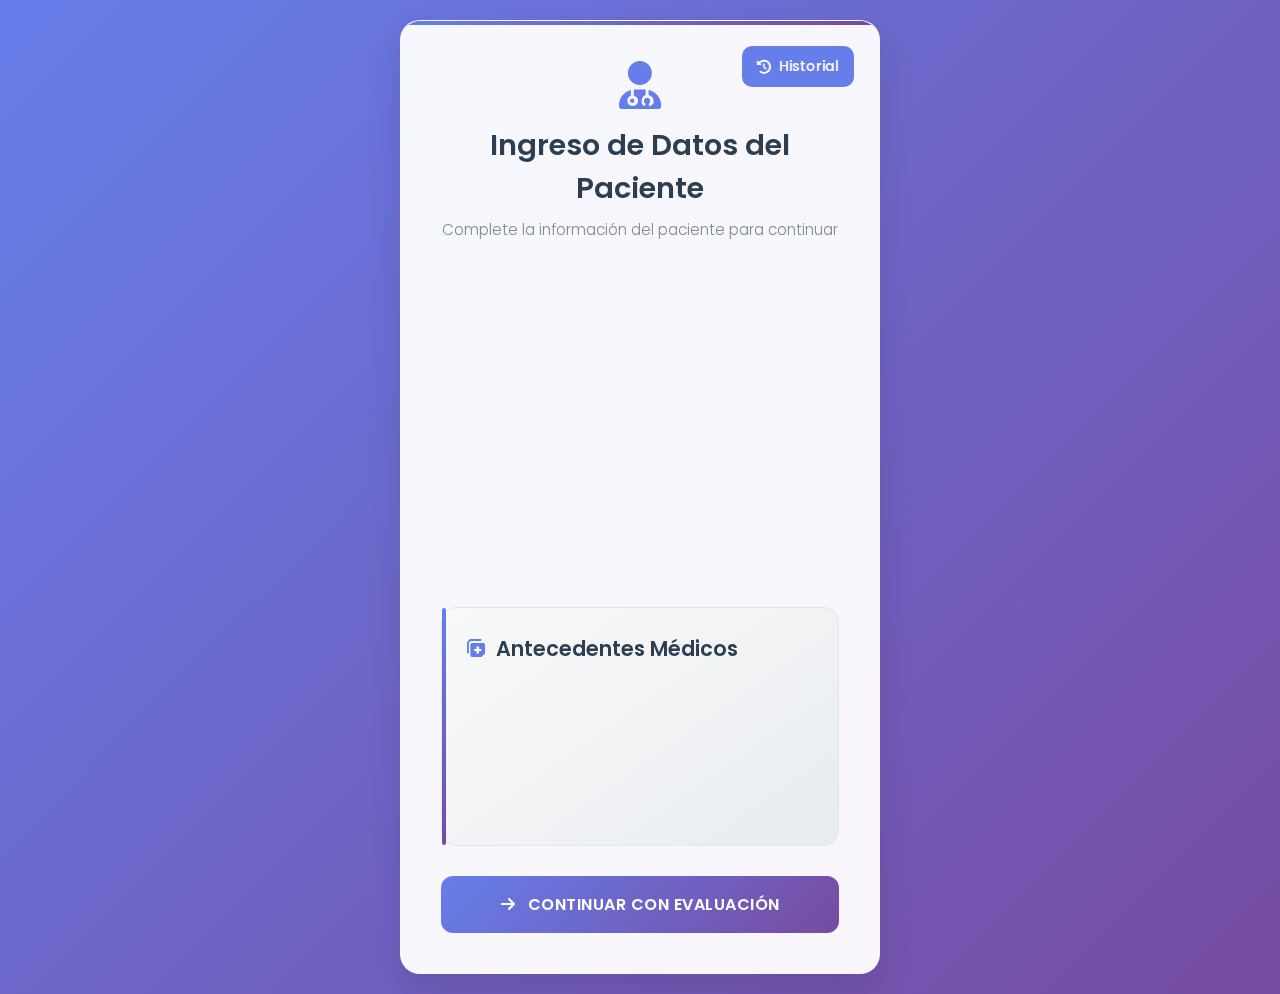
<file: templates/index.html>
<!DOCTYPE html>
<html lang="en">
<head>
    <meta charset="UTF-8">
    <meta name="viewport" content="width=device-width, initial-scale=1.0">
    <title>Ingreso de Datos del Paciente</title>
    <link href="https://cdnjs.cloudflare.com/ajax/libs/font-awesome/6.0.0/css/all.min.css" rel="stylesheet">
    <link href="https://fonts.googleapis.com/css2?family=Poppins:wght@300;400;500;600;700&display=swap" rel="stylesheet">
    <style>
        * {
            box-sizing: border-box;
            margin: 0;
            padding: 0;
        }

        body {
            font-family: 'Poppins', sans-serif;
            background: linear-gradient(135deg, #667eea 0%, #764ba2 100%);
            min-height: 100vh;
            display: flex;
            justify-content: center;
            align-items: center;
            padding: 20px;
        }

        .container {
            background: rgba(255, 255, 255, 0.95);
            backdrop-filter: blur(10px);
            border-radius: 20px;
            box-shadow: 0 15px 35px rgba(0, 0, 0, 0.1);
            padding: 40px;
            width: 100%;
            max-width: 480px;
            border: 1px solid rgba(255, 255, 255, 0.2);
            position: relative;
            overflow: hidden;
        }

        .container::before {
            content: '';
            position: absolute;
            top: 0;
            left: 0;
            width: 100%;
            height: 4px;
            background: linear-gradient(90deg, #667eea, #764ba2);
        }

        .header {
            text-align: center;
            margin-bottom: 35px;
        }

        .header i {
            font-size: 3rem;
            color: #667eea;
            margin-bottom: 15px;
            display: block;
        }

        h1 {
            color: #2c3e50;
            font-weight: 600;
            font-size: 1.8rem;
            margin-bottom: 8px;
        }

        .subtitle {
            color: #7f8c8d;
            font-size: 0.95rem;
            font-weight: 300;
        }

        form {
            display: flex;
            flex-direction: column;
            gap: 20px;
        }

        .form-group {
            position: relative;
        }

        .form-group i {
            position: absolute;
            left: 15px;
            top: 50%;
            transform: translateY(-50%);
            color: #667eea;
            font-size: 1.1rem;
            z-index: 1;
        }

        .form-group.textarea-group i {
            top: 20px;
            transform: none;
        }

        input, select, textarea {
            width: 100%;
            padding: 15px 15px 15px 50px;
            border: 2px solid #e1e8ed;
            border-radius: 12px;
            font-size: 16px;
            font-family: 'Poppins', sans-serif;
            background-color: #fff;
            transition: all 0.3s ease;
            color: #2c3e50;
        }

        input:focus, select:focus, textarea:focus {
            border-color: #667eea;
            outline: none;
            box-shadow: 0 0 0 3px rgba(102, 126, 234, 0.1);
            transform: translateY(-2px);
        }

        input::placeholder, textarea::placeholder {
            color: #95a5a6;
            font-weight: 300;
        }

        select {
            cursor: pointer;
            color: #7f8c8d;
        }

        select:valid {
            color: #2c3e50;
        }

        textarea {
            resize: vertical;
            min-height: 100px;
            padding-top: 15px;
            font-family: 'Poppins', sans-serif;
        }

        .container {
            position: relative;
        }

        .history-button {
            position: absolute;
            top: 25px;
            right: 25px;
            display: flex;
            align-items: center;
            gap: 8px;
            padding: 10px 15px;
            background: rgb(102, 126, 234);
            color: rgb(255, 255, 255);
            text-decoration: none;
            border-radius: 10px;
            font-size: 14px;
            font-weight: 500;
            transition: background 0.3s ease;
            backdrop-filter: blur(5px);
        }

        .history-button:hover {
            background: rgba(79, 4, 255, 0.164);
        }

        .antecedentes {
            margin-top: 15px;
            padding: 25px;
            background: linear-gradient(145deg, #f8f9fa, #e9ecef);
            border-radius: 15px;
            border: 1px solid #e1e8ed;
            position: relative;
        }

        .antecedentes::before {
            content: '';
            position: absolute;
            top: 0;
            left: 0;
            width: 4px;
            height: 100%;
            background: linear-gradient(180deg, #667eea, #764ba2);
            border-radius: 2px;
        }

        .antecedentes h2 {
            color: #2c3e50;
            font-size: 1.3rem;
            font-weight: 600;
            margin-bottom: 15px;
            display: flex;
            align-items: center;
            gap: 10px;
        }

        .antecedentes h2 i {
            color: #667eea;
            font-size: 1.2rem;
        }

        .submit-btn {
            background: linear-gradient(135deg, #667eea 0%, #764ba2 100%);
            color: white;
            border: none;
            border-radius: 12px;
            padding: 16px 30px;
            font-size: 16px;
            font-weight: 600;
            cursor: pointer;
            transition: all 0.3s ease;
            position: relative;
            overflow: hidden;
            margin-top: 10px;
            font-family: 'Poppins', sans-serif;
            text-transform: uppercase;
            letter-spacing: 0.5px;
        }

        .submit-btn::before {
            content: '';
            position: absolute;
            top: 0;
            left: -100%;
            width: 100%;
            height: 100%;
            background: linear-gradient(90deg, transparent, rgba(255,255,255,0.2), transparent);
            transition: left 0.5s;
        }

        .submit-btn:hover {
            transform: translateY(-3px);
            box-shadow: 0 10px 25px rgba(102, 126, 234, 0.3);
        }

        .submit-btn:hover::before {
            left: 100%;
        }

        .submit-btn:active {
            transform: translateY(-1px);
        }

        /* Animaciones suaves */
        .form-group {
            animation: fadeInUp 0.6s ease forwards;
            opacity: 0;
            transform: translateY(20px);
        }

        .form-group:nth-child(1) { animation-delay: 0.1s; }
        .form-group:nth-child(2) { animation-delay: 0.2s; }
        .form-group:nth-child(3) { animation-delay: 0.3s; }
        .form-group:nth-child(4) { animation-delay: 0.4s; }
        .antecedentes { animation-delay: 0.5s; }
        .submit-btn { animation-delay: 0.6s; }

        @keyframes fadeInUp {
            to {
                opacity: 1;
                transform: translateY(0);
            }
        }

        .container {
            animation: scaleIn 0.5s ease forwards;
        }

        @keyframes scaleIn {
            from {
                transform: scale(0.9);
                opacity: 0;
            }
            to {
                transform: scale(1);
                opacity: 1;
            }
        }

        /* Responsive */
        @media (max-width: 480px) {
            .container {
                padding: 25px;
                margin: 10px;
            }
            
            h1 {
                font-size: 1.5rem;
            }
            
            .header i {
                font-size: 2.5rem;
            }
        }
    </style>
</head>
<body>

<body>

    <div class="container">
        <div class="header">
            <i class="fas fa-user-md"></i>
            <h1>Ingreso de Datos del Paciente</h1>
            <p class="subtitle">Complete la información del paciente para continuar</p>
        </div>

        <a href="{{ url_for('historial') }}" class="history-button">
            <i class="fas fa-history"></i>
            <span>Historial</span>
        </a>
        
        <form action="/start_stream" method="POST">
            <div class="form-group">
                <i class="fas fa-user"></i>
                <input type="text" name="nombre" placeholder="Nombre completo del paciente" required>
            </div>
            
            <div class="form-group">
                <i class="fas fa-id-card"></i>
                <input type="text" name="cedula" placeholder="Número de cédula" required>
            </div>
            
            <div class="form-group">
                <i class="fas fa-hourglass-half"></i>
                <input type="number" name="edad" placeholder="Edad del paciente" required>
            </div>

            <div class="form-group">
                <i class="fas fa-venus-mars"></i>
                <select name="genero" required>
                    <option value="">Seleccionar Género</option>
                    <option value="masculino">👨 Masculino</option>
                    <option value="femenino">👩 Femenino</option>
                </select>
            </div>

            <!-- Sección de Antecedentes -->
            <div class="antecedentes">
                <h2><i class="fas fa-notes-medical"></i>Antecedentes Médicos</h2>
                <div class="form-group textarea-group">
                    <i class="fas fa-file-medical-alt"></i>
                    <textarea name="antecedentes" placeholder="Ingrese los antecedentes médicos del paciente, alergias, medicamentos actuales, cirugías previas, enfermedades crónicas..." rows="4" required></textarea>
                </div>
            </div>
            
            <button type="submit" class="submit-btn">
                <i class="fas fa-arrow-right" style="margin-right: 8px;"></i>
                Continuar con Evaluación
            </button>
        </form>
    </div>

</body>
</html>
</file>
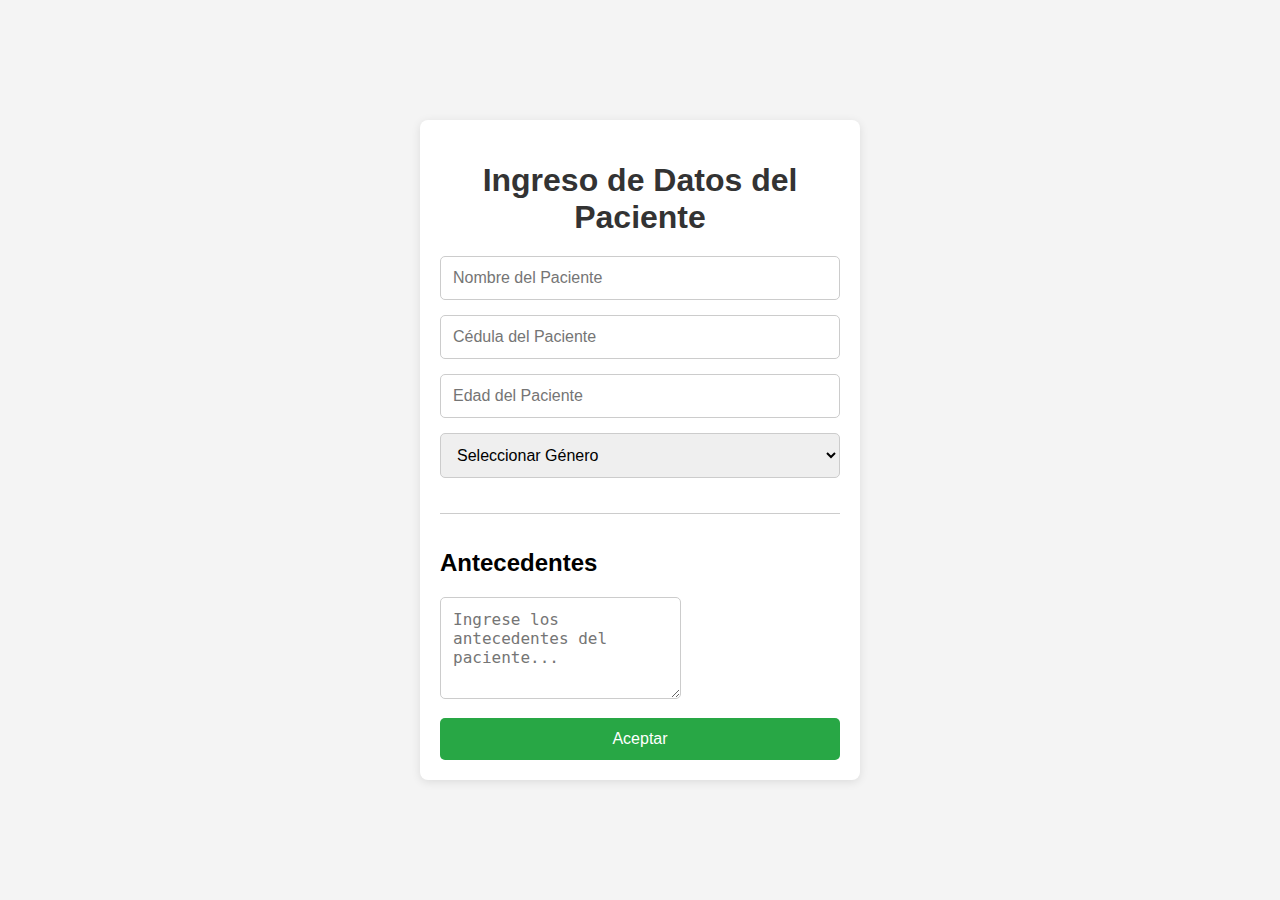
<file: backup_download/templates/index.html>
<!DOCTYPE html>
<html lang="en">
<head>
    <meta charset="UTF-8">
    <meta name="viewport" content="width=device-width, initial-scale=1.0">
    <title>Ingreso de Datos del Paciente</title>
    <style>
        body {
            font-family: 'Arial', sans-serif;
            background-color: #f4f4f4;
            display: flex;
            justify-content: center;
            align-items: center;
            height: 100vh;
            margin: 0;
        }
        .container {
            background-color: #fff;
            border-radius: 8px;
            box-shadow: 0 2px 10px rgba(0, 0, 0, 0.1);
            padding: 20px;
            width: 400px;
        }
        h1 {
            color: #333;
            text-align: center;
            margin-bottom: 20px;
        }
        form {
            display: flex;
            flex-direction: column;
        }
        input, select, textarea {
            margin-bottom: 15px;
            padding: 12px;
            border: 1px solid #ccc;
            border-radius: 5px;
            font-size: 16px;
        }
        input:focus, select:focus, textarea:focus {
            border-color: #66afe9;
            outline: none;
        }
        button {
            padding: 12px;
            background-color: #28a745;
            color: white;
            border: none;
            border-radius: 5px;
            font-size: 16px;
            cursor: pointer;
            transition: background-color 0.3s ease;
        }
        button:hover {
            background-color: #218838;
        }
        .antecedentes {
            margin-top: 20px;
            border-top: 1px solid #ccc;
            padding-top: 15px;
        }
    </style>
</head>
<body>

    <div class="container">
        <h1>Ingreso de Datos del Paciente</h1>
        <form action="/start_stream" method="POST">
            <input type="text" name="nombre" placeholder="Nombre del Paciente" required>
            <input type="text" name="cedula" placeholder="Cédula del Paciente" required>
            <input type="number" name="edad" placeholder="Edad del Paciente" required>
            <select name="genero" required>
                <option value="">Seleccionar Género</option>
                <option value="masculino">Masculino</option>
                <option value="femenino">Femenino</option>
            </select>

            <!-- Sección de Antecedentes -->
            <div class="antecedentes">
                <h2>Antecedentes</h2>
                <textarea name="antecedentes" placeholder="Ingrese los antecedentes del paciente..." rows="4" required></textarea>
            </div>
            
            <button type="submit">Aceptar</button>
        </form>
    </div>

</body>
</html>
</file>
